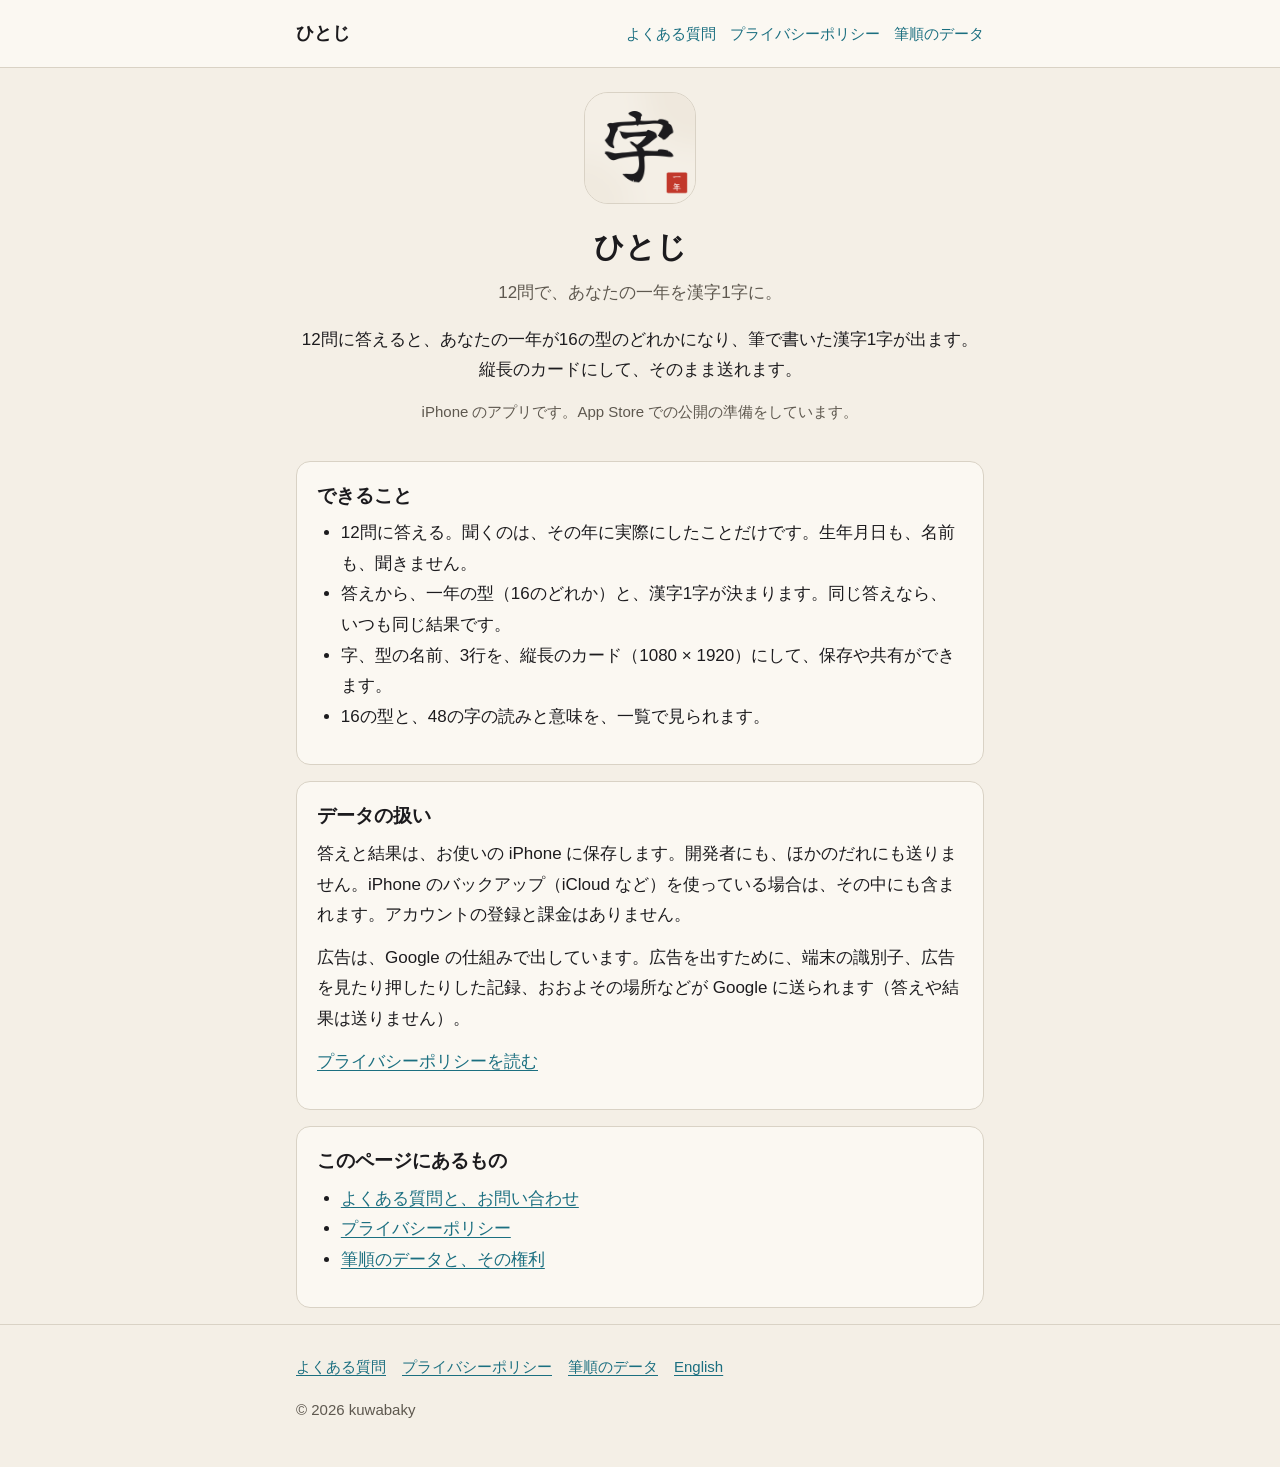
<file: index.html>
<!doctype html>
<html lang="ja">
<head>
  <meta charset="utf-8">
  <meta name="viewport" content="width=device-width, initial-scale=1">
  <title>ひとじ — 12問で、あなたの一年を漢字1字に</title>
  <meta name="description" content="12問に答えると、あなたの一年が16の型のどれかになり、筆で書いた漢字1字が出るアプリ「ひとじ」の公開ページです。">
  <meta name="theme-color" content="#f4efe6" media="(prefers-color-scheme: light)">
  <meta name="theme-color" content="#1a1917" media="(prefers-color-scheme: dark)">
  <link rel="icon" href="icon.png">
  <link rel="apple-touch-icon" href="icon.png">
  <link rel="stylesheet" href="style.css">
</head>
<body>
  <header class="site-header">
    <div class="wrap">
      <a class="brand" href="./">ひとじ</a>
      <nav class="site-nav" aria-label="サイト内">
        <a href="support.html">よくある質問</a>
        <a href="privacy.html">プライバシーポリシー</a>
        <a href="strokes.html">筆順のデータ</a>
      </nav>
    </div>
  </header>

  <main class="wrap">
    <section class="hero">
      <img class="app-icon" src="icon.png" alt="ひとじのアイコン" width="112" height="112">
      <p class="logo">ひとじ</p>
      <p class="pitch">12問で、あなたの一年を漢字1字に。</p>
      <p>12問に答えると、あなたの一年が16の型のどれかになり、筆で書いた漢字1字が出ます。縦長のカードにして、そのまま送れます。</p>
      <p class="note">iPhone のアプリです。App Store での公開の準備をしています。</p>
    </section>

    <section class="card">
      <h2>できること</h2>
      <ul>
        <li>12問に答える。聞くのは、その年に実際にしたことだけです。生年月日も、名前も、聞きません。</li>
        <li>答えから、一年の型（16のどれか）と、漢字1字が決まります。同じ答えなら、いつも同じ結果です。</li>
        <li>字、型の名前、3行を、縦長のカード（1080 × 1920）にして、保存や共有ができます。</li>
        <li>16の型と、48の字の読みと意味を、一覧で見られます。</li>
      </ul>
    </section>

    <section class="card">
      <h2>データの扱い</h2>
      <p>答えと結果は、お使いの iPhone に保存します。開発者にも、ほかのだれにも送りません。iPhone のバックアップ（iCloud など）を使っている場合は、その中にも含まれます。アカウントの登録と課金はありません。</p>
      <p>広告は、Google の仕組みで出しています。広告を出すために、端末の識別子、広告を見たり押したりした記録、おおよその場所などが Google に送られます（答えや結果は送りません）。</p>
      <p><a href="privacy.html">プライバシーポリシーを読む</a></p>
    </section>

    <section class="card">
      <h2>このページにあるもの</h2>
      <ul>
        <li><a href="support.html">よくある質問と、お問い合わせ</a></li>
        <li><a href="privacy.html">プライバシーポリシー</a></li>
        <li><a href="strokes.html">筆順のデータと、その権利</a></li>
      </ul>
    </section>
  </main>

  <footer class="site-footer">
    <div class="wrap">
      <nav aria-label="フッター">
        <a href="support.html">よくある質問</a>
        <a href="privacy.html">プライバシーポリシー</a>
        <a href="strokes.html">筆順のデータ</a>
        <a href="en/" lang="en">English</a>
      </nav>
      <p>&copy; 2026 kuwabaky</p>
    </div>
  </footer>
</body>
</html>
</file>
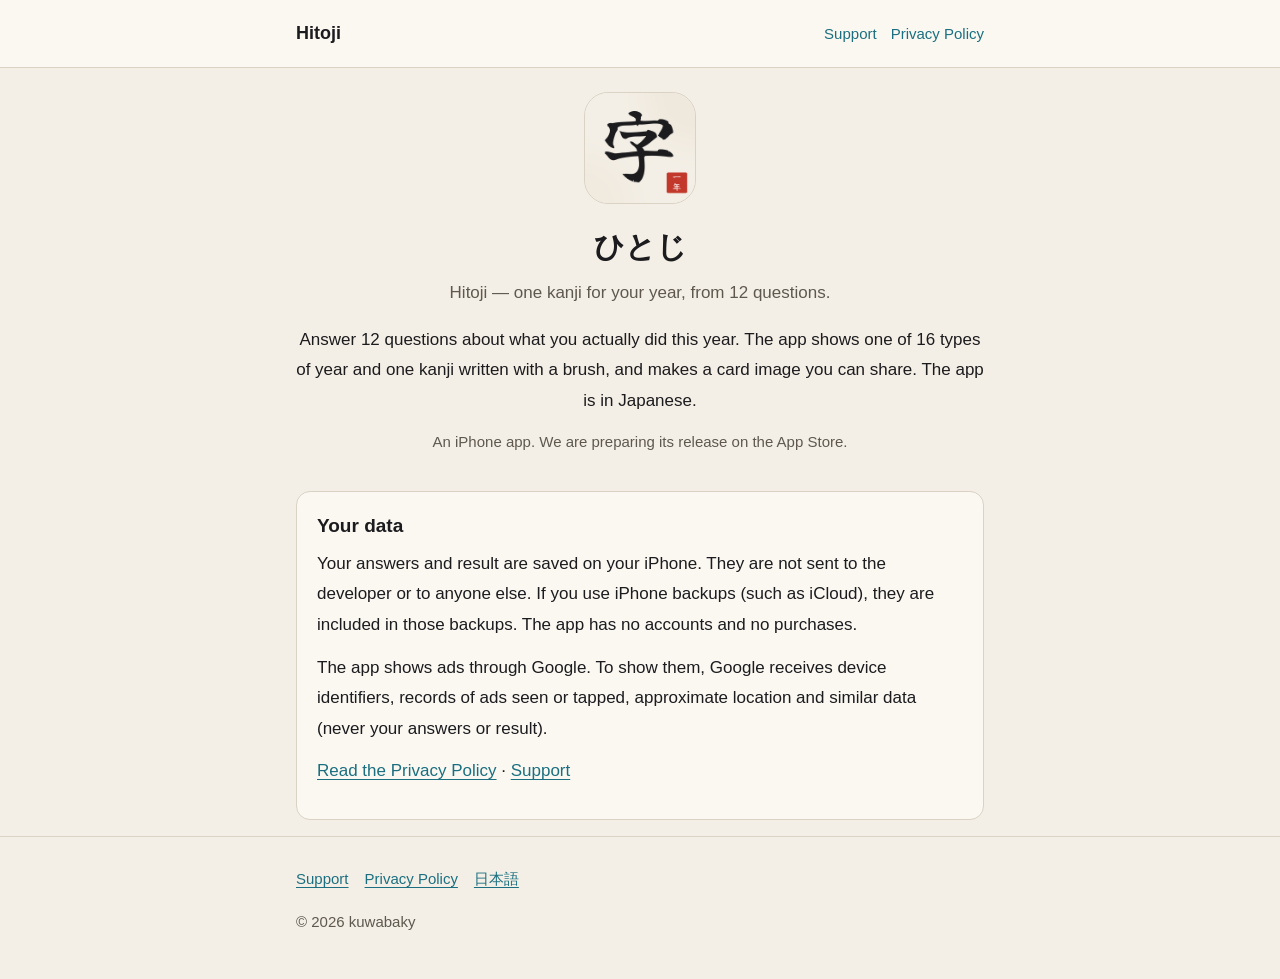
<file: en/index.html>
<!doctype html>
<html lang="en">
<head>
  <meta charset="utf-8">
  <meta name="viewport" content="width=device-width, initial-scale=1">
  <title>Hitoji — One kanji for your year</title>
  <meta name="description" content="Hitoji is an iPhone app that turns your year into one kanji character from 12 questions.">
  <meta name="theme-color" content="#f4efe6" media="(prefers-color-scheme: light)">
  <meta name="theme-color" content="#1a1917" media="(prefers-color-scheme: dark)">
  <link rel="icon" href="../icon.png">
  <link rel="apple-touch-icon" href="../icon.png">
  <link rel="stylesheet" href="../style.css">
</head>
<body>
  <header class="site-header">
    <div class="wrap">
      <a class="brand" href="./">Hitoji</a>
      <nav class="site-nav" aria-label="Site">
        <a href="support.html">Support</a>
        <a href="privacy.html">Privacy Policy</a>
      </nav>
    </div>
  </header>

  <main class="wrap">
    <section class="hero">
      <img class="app-icon" src="../icon.png" alt="App icon of Hitoji" width="112" height="112">
      <p class="logo">ひとじ</p>
      <p class="pitch">Hitoji — one kanji for your year, from 12 questions.</p>
      <p>Answer 12 questions about what you actually did this year. The app shows one of 16 types of year and one kanji written with a brush, and makes a card image you can share. The app is in Japanese.</p>
      <p class="note">An iPhone app. We are preparing its release on the App Store.</p>
    </section>

    <section class="card">
      <h2>Your data</h2>
      <p>Your answers and result are saved on your iPhone. They are not sent to the developer or to anyone else. If you use iPhone backups (such as iCloud), they are included in those backups. The app has no accounts and no purchases.</p>
      <p>The app shows ads through Google. To show them, Google receives device identifiers, records of ads seen or tapped, approximate location and similar data (never your answers or result).</p>
      <p><a href="privacy.html">Read the Privacy Policy</a> · <a href="support.html">Support</a></p>
    </section>
  </main>

  <footer class="site-footer">
    <div class="wrap">
      <nav aria-label="Footer">
        <a href="support.html">Support</a>
        <a href="privacy.html">Privacy Policy</a>
        <a href="../" lang="ja">日本語</a>
      </nav>
      <p>&copy; 2026 kuwabaky</p>
    </div>
  </footer>
</body>
</html>
</file>
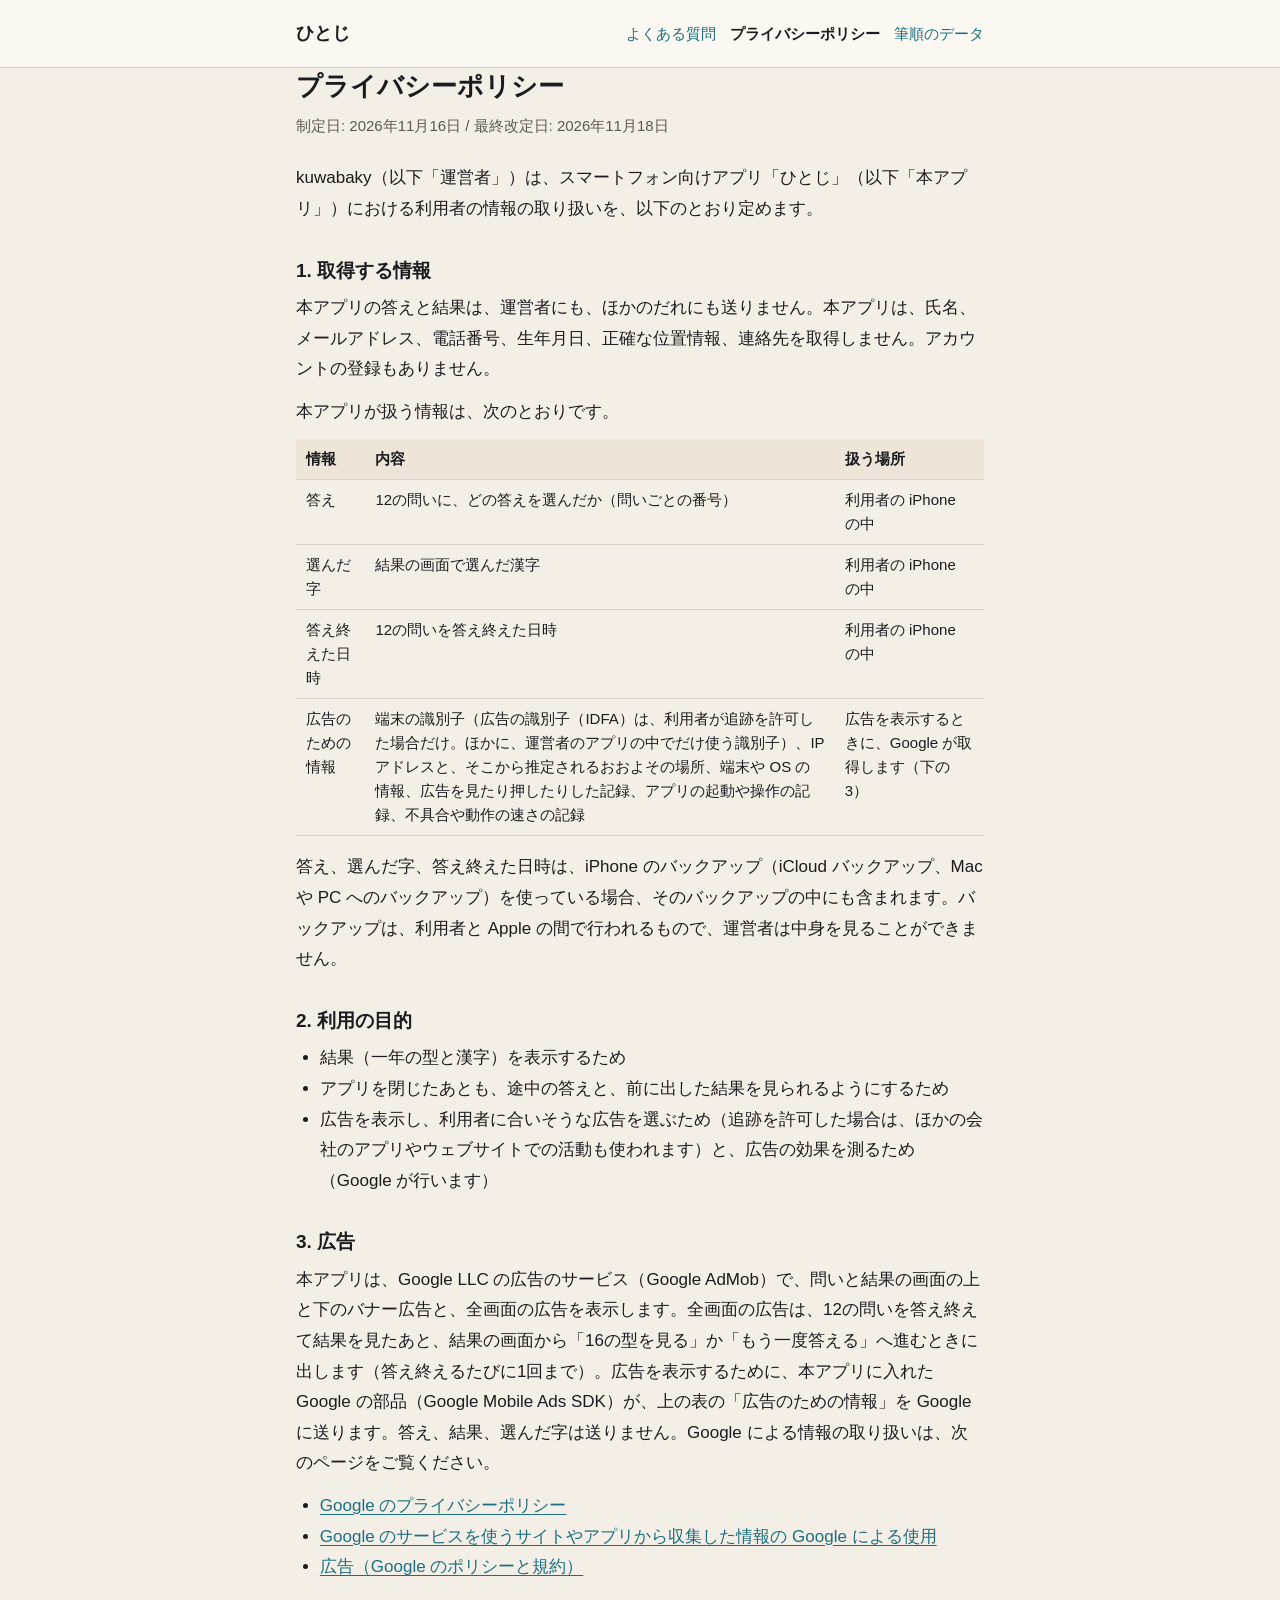
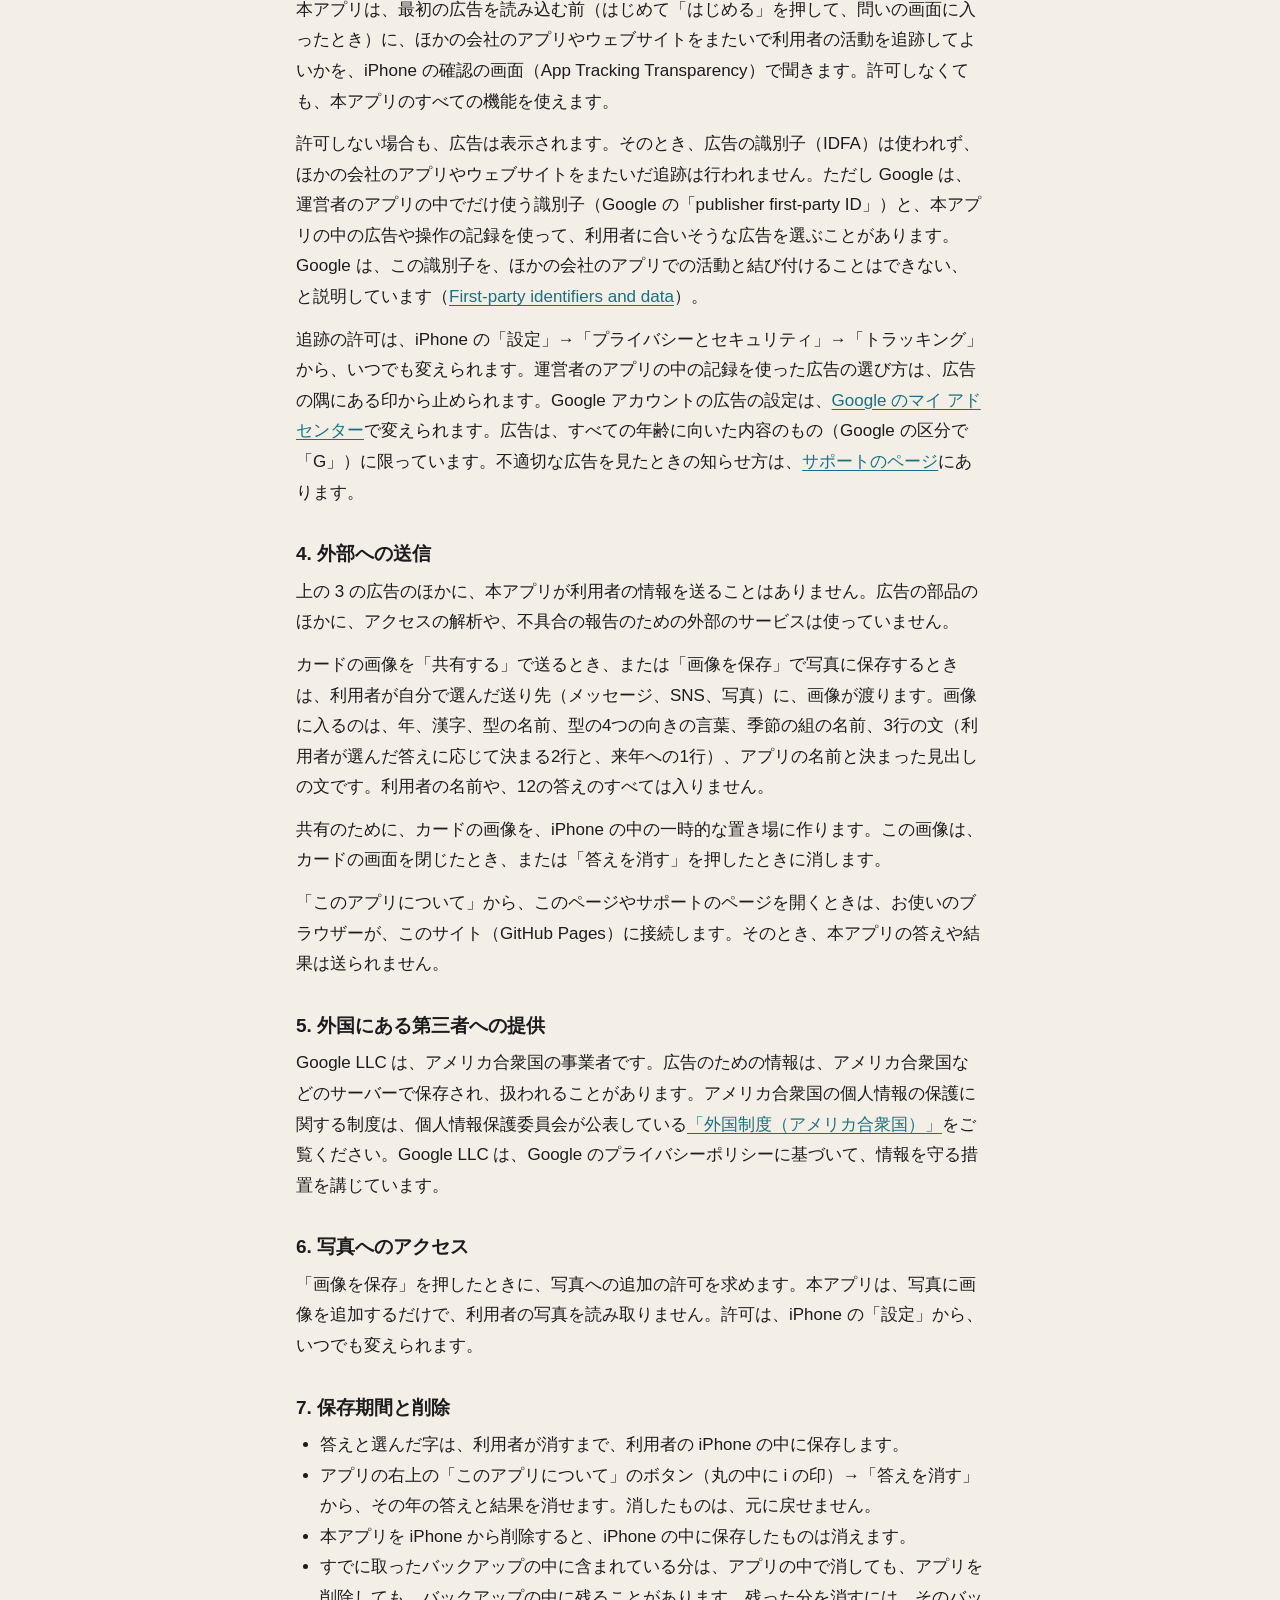
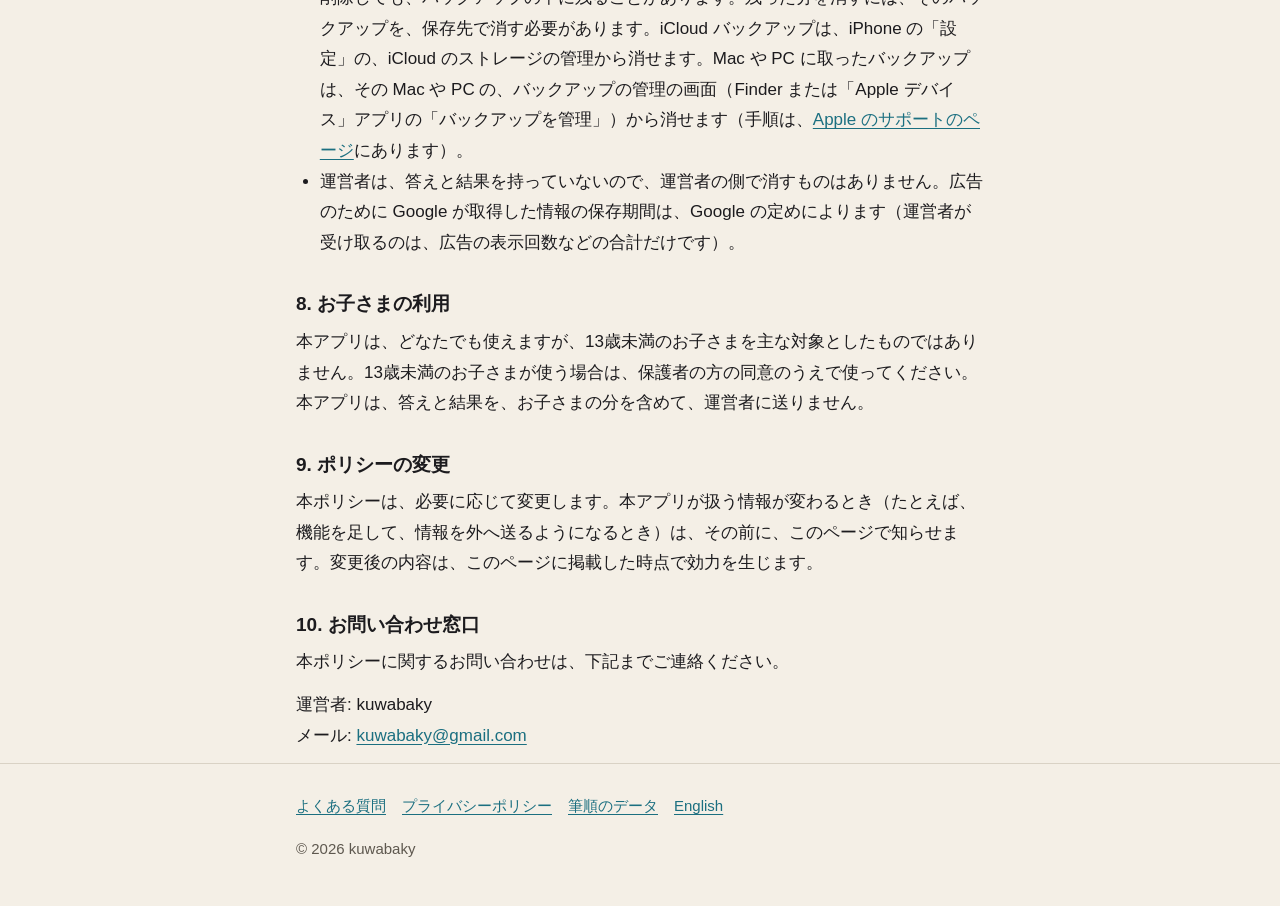
<file: privacy.html>
<!doctype html>
<html lang="ja">
<head>
  <meta charset="utf-8">
  <meta name="viewport" content="width=device-width, initial-scale=1">
  <title>プライバシーポリシー | ひとじ</title>
  <meta name="description" content="アプリ「ひとじ」のプライバシーポリシーです。答えと結果は、お使いの iPhone に保存し、開発者にも、ほかのだれにも送りません。広告は Google の仕組みで出しています。">
  <meta name="theme-color" content="#f4efe6" media="(prefers-color-scheme: light)">
  <meta name="theme-color" content="#1a1917" media="(prefers-color-scheme: dark)">
  <link rel="icon" href="icon.png">
  <link rel="apple-touch-icon" href="icon.png">
  <link rel="stylesheet" href="style.css">
</head>
<body>
  <header class="site-header">
    <div class="wrap">
      <a class="brand" href="./">ひとじ</a>
      <nav class="site-nav" aria-label="サイト内">
        <a href="support.html">よくある質問</a>
        <a href="privacy.html" aria-current="page">プライバシーポリシー</a>
        <a href="strokes.html">筆順のデータ</a>
      </nav>
    </div>
  </header>

  <main class="wrap">
    <h1>プライバシーポリシー</h1>
    <p class="meta">制定日: 2026年11月16日 / 最終改定日: 2026年11月18日</p>

    <p>kuwabaky（以下「運営者」）は、スマートフォン向けアプリ「ひとじ」（以下「本アプリ」）における利用者の情報の取り扱いを、以下のとおり定めます。</p>

    <h2>1. 取得する情報</h2>
    <p>本アプリの答えと結果は、運営者にも、ほかのだれにも送りません。本アプリは、氏名、メールアドレス、電話番号、生年月日、正確な位置情報、連絡先を取得しません。アカウントの登録もありません。</p>
    <p>本アプリが扱う情報は、次のとおりです。</p>
    <div class="table-scroll">
      <table>
        <thead><tr><th>情報</th><th>内容</th><th>扱う場所</th></tr></thead>
        <tbody>
          <tr><td>答え</td><td>12の問いに、どの答えを選んだか（問いごとの番号）</td><td>利用者の iPhone の中</td></tr>
          <tr><td>選んだ字</td><td>結果の画面で選んだ漢字</td><td>利用者の iPhone の中</td></tr>
          <tr><td>答え終えた日時</td><td>12の問いを答え終えた日時</td><td>利用者の iPhone の中</td></tr>
          <tr><td>広告のための情報</td><td>端末の識別子（広告の識別子（IDFA）は、利用者が追跡を許可した場合だけ。ほかに、運営者のアプリの中でだけ使う識別子）、IP アドレスと、そこから推定されるおおよその場所、端末や OS の情報、広告を見たり押したりした記録、アプリの起動や操作の記録、不具合や動作の速さの記録</td><td>広告を表示するときに、Google が取得します（下の 3）</td></tr>
        </tbody>
      </table>
    </div>
    <p>答え、選んだ字、答え終えた日時は、iPhone のバックアップ（iCloud バックアップ、Mac や PC へのバックアップ）を使っている場合、そのバックアップの中にも含まれます。バックアップは、利用者と Apple の間で行われるもので、運営者は中身を見ることができません。</p>

    <h2>2. 利用の目的</h2>
    <ul>
      <li>結果（一年の型と漢字）を表示するため</li>
      <li>アプリを閉じたあとも、途中の答えと、前に出した結果を見られるようにするため</li>
      <li>広告を表示し、利用者に合いそうな広告を選ぶため（追跡を許可した場合は、ほかの会社のアプリやウェブサイトでの活動も使われます）と、広告の効果を測るため（Google が行います）</li>
    </ul>

    <h2>3. 広告</h2>
    <p>本アプリは、Google LLC の広告のサービス（Google AdMob）で、問いと結果の画面の上と下のバナー広告と、全画面の広告を表示します。全画面の広告は、12の問いを答え終えて結果を見たあと、結果の画面から「16の型を見る」か「もう一度答える」へ進むときに出します（答え終えるたびに1回まで）。広告を表示するために、本アプリに入れた Google の部品（Google Mobile Ads SDK）が、上の表の「広告のための情報」を Google に送ります。答え、結果、選んだ字は送りません。Google による情報の取り扱いは、次のページをご覧ください。</p>
    <ul>
      <li><a href="https://policies.google.com/privacy">Google のプライバシーポリシー</a></li>
      <li><a href="https://policies.google.com/technologies/partner-sites">Google のサービスを使うサイトやアプリから収集した情報の Google による使用</a></li>
      <li><a href="https://policies.google.com/technologies/ads">広告（Google のポリシーと規約）</a></li>
    </ul>
    <p>本アプリは、最初の広告を読み込む前（はじめて「はじめる」を押して、問いの画面に入ったとき）に、ほかの会社のアプリやウェブサイトをまたいで利用者の活動を追跡してよいかを、iPhone の確認の画面（App Tracking Transparency）で聞きます。許可しなくても、本アプリのすべての機能を使えます。</p>
    <p>許可しない場合も、広告は表示されます。そのとき、広告の識別子（IDFA）は使われず、ほかの会社のアプリやウェブサイトをまたいだ追跡は行われません。ただし Google は、運営者のアプリの中でだけ使う識別子（Google の「publisher first-party ID」）と、本アプリの中の広告や操作の記録を使って、利用者に合いそうな広告を選ぶことがあります。Google は、この識別子を、ほかの会社のアプリでの活動と結び付けることはできない、と説明しています（<a href="https://support.google.com/admob/answer/14199649">First-party identifiers and data</a>）。</p>
    <p>追跡の許可は、iPhone の「設定」→「プライバシーとセキュリティ」→「トラッキング」から、いつでも変えられます。運営者のアプリの中の記録を使った広告の選び方は、広告の隅にある印から止められます。Google アカウントの広告の設定は、<a href="https://myadcenter.google.com/">Google のマイ アド センター</a>で変えられます。広告は、すべての年齢に向いた内容のもの（Google の区分で「G」）に限っています。不適切な広告を見たときの知らせ方は、<a href="support.html#ads">サポートのページ</a>にあります。</p>

    <h2>4. 外部への送信</h2>
    <p>上の 3 の広告のほかに、本アプリが利用者の情報を送ることはありません。広告の部品のほかに、アクセスの解析や、不具合の報告のための外部のサービスは使っていません。</p>
    <p>カードの画像を「共有する」で送るとき、または「画像を保存」で写真に保存するときは、利用者が自分で選んだ送り先（メッセージ、SNS、写真）に、画像が渡ります。画像に入るのは、年、漢字、型の名前、型の4つの向きの言葉、季節の組の名前、3行の文（利用者が選んだ答えに応じて決まる2行と、来年への1行）、アプリの名前と決まった見出しの文です。利用者の名前や、12の答えのすべては入りません。</p>
    <p>共有のために、カードの画像を、iPhone の中の一時的な置き場に作ります。この画像は、カードの画面を閉じたとき、または「答えを消す」を押したときに消します。</p>
    <p>「このアプリについて」から、このページやサポートのページを開くときは、お使いのブラウザーが、このサイト（GitHub Pages）に接続します。そのとき、本アプリの答えや結果は送られません。</p>

    <h2>5. 外国にある第三者への提供</h2>
    <p>Google LLC は、アメリカ合衆国の事業者です。広告のための情報は、アメリカ合衆国などのサーバーで保存され、扱われることがあります。アメリカ合衆国の個人情報の保護に関する制度は、個人情報保護委員会が公表している<a href="https://www.ppc.go.jp/enforcement/infoprovision/laws/offshore_report_america/">「外国制度（アメリカ合衆国）」</a>をご覧ください。Google LLC は、Google のプライバシーポリシーに基づいて、情報を守る措置を講じています。</p>

    <h2>6. 写真へのアクセス</h2>
    <p>「画像を保存」を押したときに、写真への追加の許可を求めます。本アプリは、写真に画像を追加するだけで、利用者の写真を読み取りません。許可は、iPhone の「設定」から、いつでも変えられます。</p>

    <h2>7. 保存期間と削除</h2>
    <ul>
      <li>答えと選んだ字は、利用者が消すまで、利用者の iPhone の中に保存します。</li>
      <li>アプリの右上の「このアプリについて」のボタン（丸の中に i の印）→「答えを消す」から、その年の答えと結果を消せます。消したものは、元に戻せません。</li>
      <li>本アプリを iPhone から削除すると、iPhone の中に保存したものは消えます。</li>
      <li>すでに取ったバックアップの中に含まれている分は、アプリの中で消しても、アプリを削除しても、バックアップの中に残ることがあります。残った分を消すには、そのバックアップを、保存先で消す必要があります。iCloud バックアップは、iPhone の「設定」の、iCloud のストレージの管理から消せます。Mac や PC に取ったバックアップは、その Mac や PC の、バックアップの管理の画面（Finder または「Apple デバイス」アプリの「バックアップを管理」）から消せます（手順は、<a href="https://support.apple.com/108809">Apple のサポートのページ</a>にあります）。</li>
      <li>運営者は、答えと結果を持っていないので、運営者の側で消すものはありません。広告のために Google が取得した情報の保存期間は、Google の定めによります（運営者が受け取るのは、広告の表示回数などの合計だけです）。</li>
    </ul>

    <h2>8. お子さまの利用</h2>
    <p>本アプリは、どなたでも使えますが、13歳未満のお子さまを主な対象としたものではありません。13歳未満のお子さまが使う場合は、保護者の方の同意のうえで使ってください。本アプリは、答えと結果を、お子さまの分を含めて、運営者に送りません。</p>

    <h2>9. ポリシーの変更</h2>
    <p>本ポリシーは、必要に応じて変更します。本アプリが扱う情報が変わるとき（たとえば、機能を足して、情報を外へ送るようになるとき）は、その前に、このページで知らせます。変更後の内容は、このページに掲載した時点で効力を生じます。</p>

    <h2>10. お問い合わせ窓口</h2>
    <p>本ポリシーに関するお問い合わせは、下記までご連絡ください。</p>
    <p>運営者: kuwabaky<br>メール: <a href="mailto:kuwabaky@gmail.com">kuwabaky@gmail.com</a></p>
  </main>

  <footer class="site-footer">
    <div class="wrap">
      <nav aria-label="フッター">
        <a href="support.html">よくある質問</a>
        <a href="privacy.html">プライバシーポリシー</a>
        <a href="strokes.html">筆順のデータ</a>
        <a href="en/privacy.html" lang="en">English</a>
      </nav>
      <p>&copy; 2026 kuwabaky</p>
    </div>
  </footer>
</body>
</html>
</file>
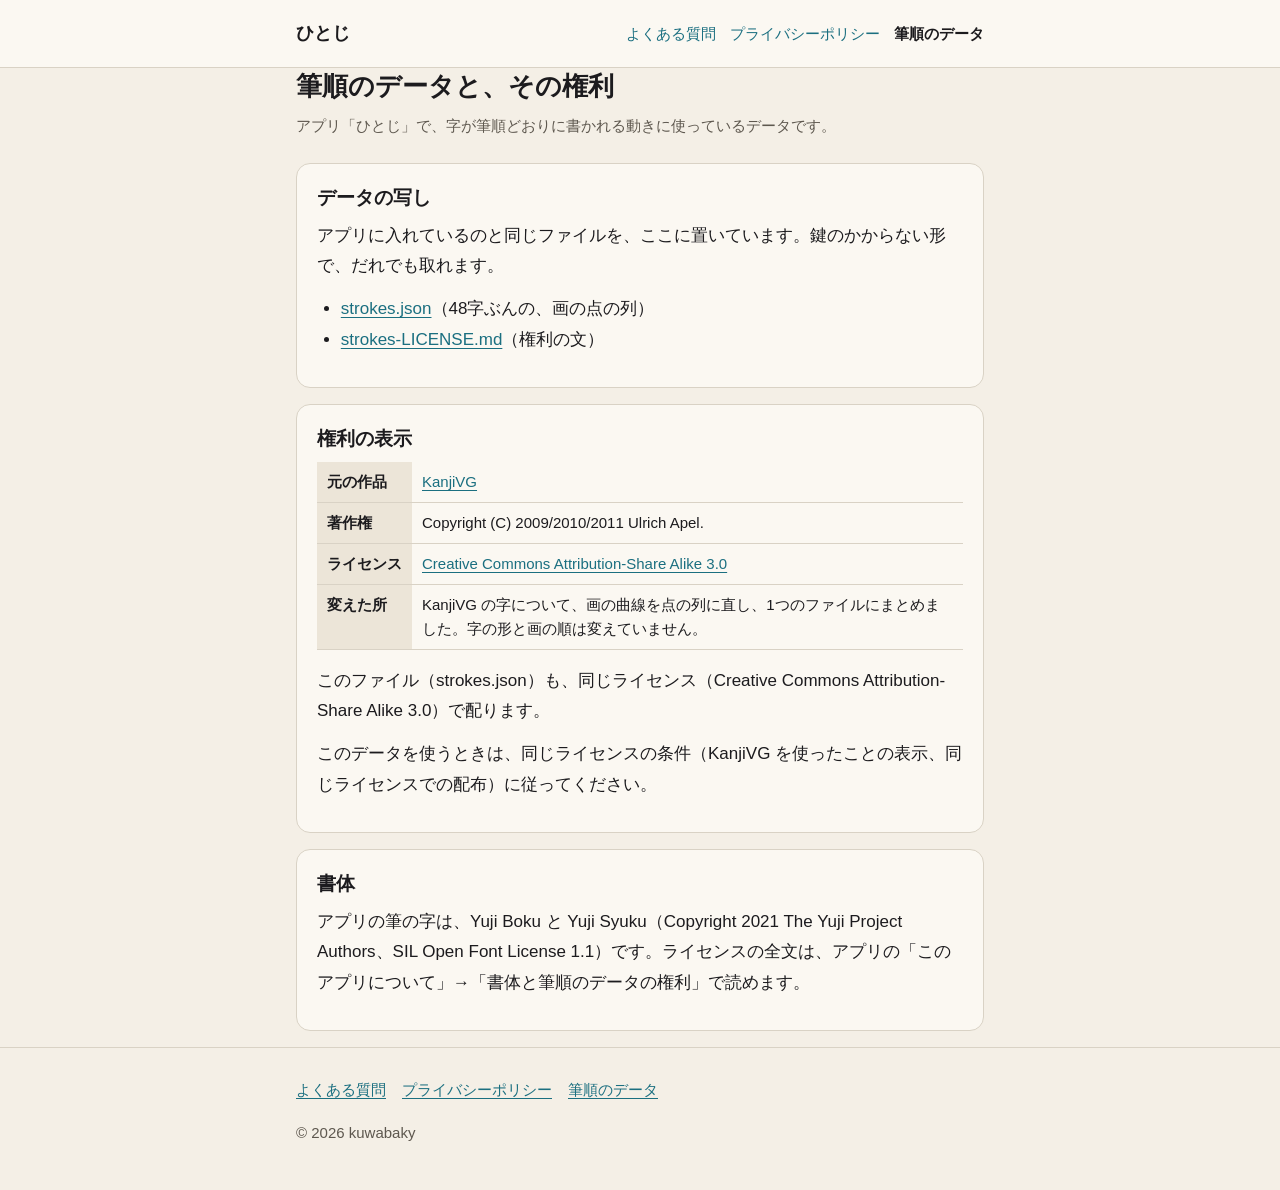
<file: strokes.html>
<!doctype html>
<html lang="ja">
<head>
  <meta charset="utf-8">
  <meta name="viewport" content="width=device-width, initial-scale=1">
  <title>筆順のデータと、その権利 | ひとじ</title>
  <meta name="description" content="アプリ「ひとじ」が使う筆順のデータ（KanjiVG から作ったもの）の権利の表示と、データの写しの置き場です。">
  <meta name="theme-color" content="#f4efe6" media="(prefers-color-scheme: light)">
  <meta name="theme-color" content="#1a1917" media="(prefers-color-scheme: dark)">
  <link rel="icon" href="icon.png">
  <link rel="apple-touch-icon" href="icon.png">
  <link rel="stylesheet" href="style.css">
</head>
<body>
  <header class="site-header">
    <div class="wrap">
      <a class="brand" href="./">ひとじ</a>
      <nav class="site-nav" aria-label="サイト内">
        <a href="support.html">よくある質問</a>
        <a href="privacy.html">プライバシーポリシー</a>
        <a href="strokes.html" aria-current="page">筆順のデータ</a>
      </nav>
    </div>
  </header>

  <main class="wrap">
    <h1>筆順のデータと、その権利</h1>
    <p class="meta">アプリ「ひとじ」で、字が筆順どおりに書かれる動きに使っているデータです。</p>

    <section class="card">
      <h2>データの写し</h2>
      <p>アプリに入れているのと同じファイルを、ここに置いています。鍵のかからない形で、だれでも取れます。</p>
      <ul>
        <li><a href="strokes.json" download>strokes.json</a>（48字ぶんの、画の点の列）</li>
        <li><a href="strokes-LICENSE.md">strokes-LICENSE.md</a>（権利の文）</li>
      </ul>
    </section>

    <section class="card">
      <h2>権利の表示</h2>
      <div class="table-scroll">
        <table>
          <tbody>
            <tr><th>元の作品</th><td><a href="https://kanjivg.tagaini.net">KanjiVG</a></td></tr>
            <tr><th>著作権</th><td>Copyright (C) 2009/2010/2011 Ulrich Apel.</td></tr>
            <tr><th>ライセンス</th><td><a href="https://creativecommons.org/licenses/by-sa/3.0/">Creative Commons Attribution-Share Alike 3.0</a></td></tr>
            <tr><th>変えた所</th><td>KanjiVG の字について、画の曲線を点の列に直し、1つのファイルにまとめました。字の形と画の順は変えていません。</td></tr>
          </tbody>
        </table>
      </div>
      <p>このファイル（strokes.json）も、同じライセンス（Creative Commons Attribution-Share Alike 3.0）で配ります。</p>
      <p>このデータを使うときは、同じライセンスの条件（KanjiVG を使ったことの表示、同じライセンスでの配布）に従ってください。</p>
    </section>

    <section class="card">
      <h2>書体</h2>
      <p>アプリの筆の字は、Yuji Boku と Yuji Syuku（Copyright 2021 The Yuji Project Authors、SIL Open Font License 1.1）です。ライセンスの全文は、アプリの「このアプリについて」→「書体と筆順のデータの権利」で読めます。</p>
    </section>
  </main>

  <footer class="site-footer">
    <div class="wrap">
      <nav aria-label="フッター">
        <a href="support.html">よくある質問</a>
        <a href="privacy.html">プライバシーポリシー</a>
        <a href="strokes.html">筆順のデータ</a>
        
      </nav>
      <p>&copy; 2026 kuwabaky</p>
    </div>
  </footer>
</body>
</html>
</file>
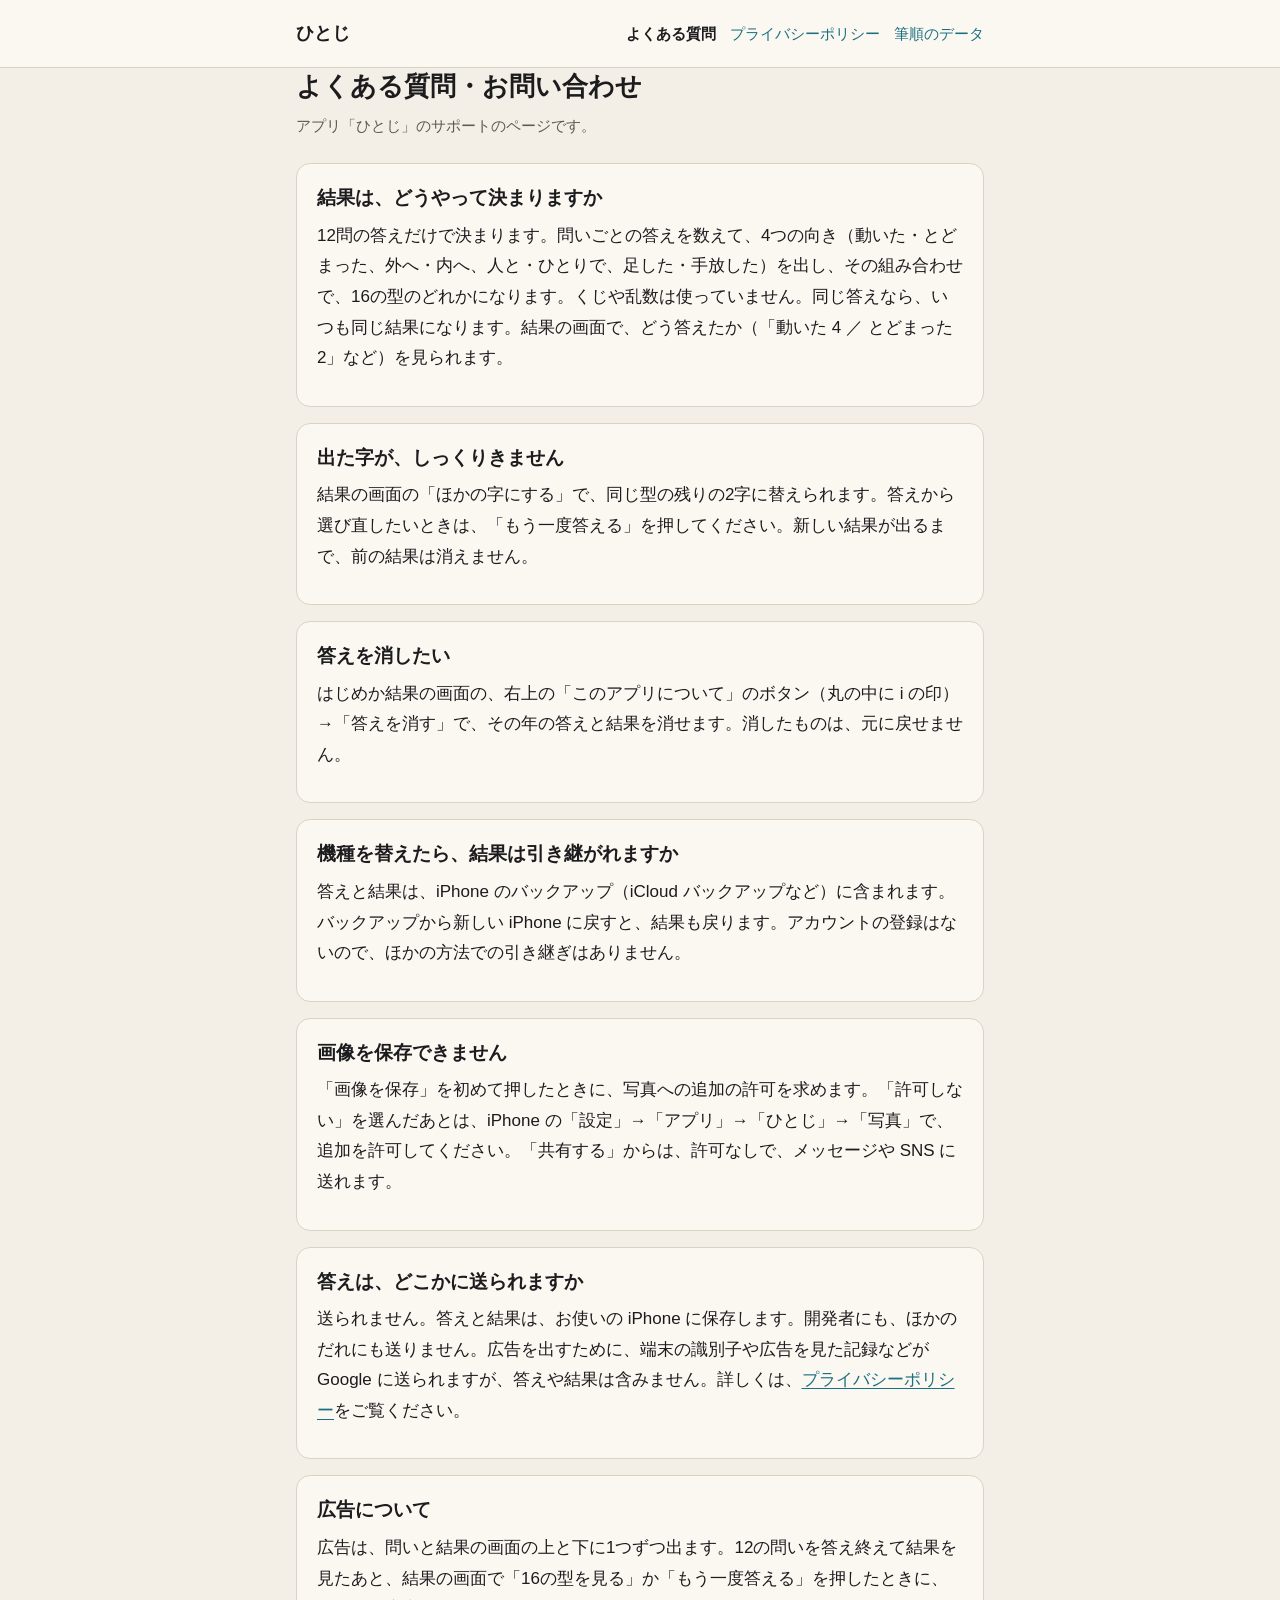
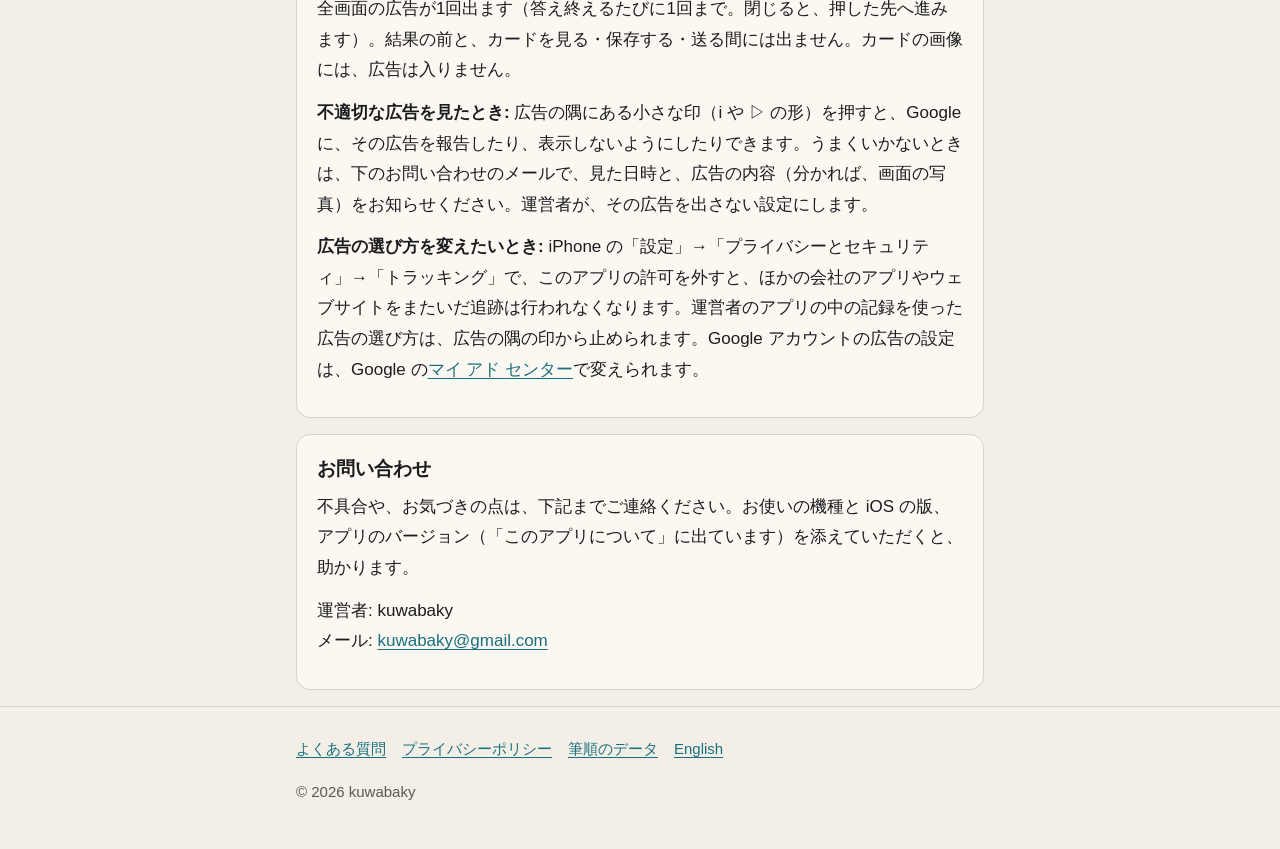
<file: support.html>
<!doctype html>
<html lang="ja">
<head>
  <meta charset="utf-8">
  <meta name="viewport" content="width=device-width, initial-scale=1">
  <title>よくある質問・お問い合わせ | ひとじ</title>
  <meta name="description" content="アプリ「ひとじ」のよくある質問と、お問い合わせ先です。">
  <meta name="theme-color" content="#f4efe6" media="(prefers-color-scheme: light)">
  <meta name="theme-color" content="#1a1917" media="(prefers-color-scheme: dark)">
  <link rel="icon" href="icon.png">
  <link rel="apple-touch-icon" href="icon.png">
  <link rel="stylesheet" href="style.css">
</head>
<body>
  <header class="site-header">
    <div class="wrap">
      <a class="brand" href="./">ひとじ</a>
      <nav class="site-nav" aria-label="サイト内">
        <a href="support.html" aria-current="page">よくある質問</a>
        <a href="privacy.html">プライバシーポリシー</a>
        <a href="strokes.html">筆順のデータ</a>
      </nav>
    </div>
  </header>

  <main class="wrap">
    <h1>よくある質問・お問い合わせ</h1>
    <p class="meta">アプリ「ひとじ」のサポートのページです。</p>

    <section class="card">
      <h2>結果は、どうやって決まりますか</h2>
      <p>12問の答えだけで決まります。問いごとの答えを数えて、4つの向き（動いた・とどまった、外へ・内へ、人と・ひとりで、足した・手放した）を出し、その組み合わせで、16の型のどれかになります。くじや乱数は使っていません。同じ答えなら、いつも同じ結果になります。結果の画面で、どう答えたか（「動いた 4 ／ とどまった 2」など）を見られます。</p>
    </section>

    <section class="card">
      <h2>出た字が、しっくりきません</h2>
      <p>結果の画面の「ほかの字にする」で、同じ型の残りの2字に替えられます。答えから選び直したいときは、「もう一度答える」を押してください。新しい結果が出るまで、前の結果は消えません。</p>
    </section>

    <section class="card">
      <h2>答えを消したい</h2>
      <p>はじめか結果の画面の、右上の「このアプリについて」のボタン（丸の中に i の印）→「答えを消す」で、その年の答えと結果を消せます。消したものは、元に戻せません。</p>
    </section>

    <section class="card">
      <h2>機種を替えたら、結果は引き継がれますか</h2>
      <p>答えと結果は、iPhone のバックアップ（iCloud バックアップなど）に含まれます。バックアップから新しい iPhone に戻すと、結果も戻ります。アカウントの登録はないので、ほかの方法での引き継ぎはありません。</p>
    </section>

    <section class="card">
      <h2>画像を保存できません</h2>
      <p>「画像を保存」を初めて押したときに、写真への追加の許可を求めます。「許可しない」を選んだあとは、iPhone の「設定」→「アプリ」→「ひとじ」→「写真」で、追加を許可してください。「共有する」からは、許可なしで、メッセージや SNS に送れます。</p>
    </section>

    <section class="card">
      <h2>答えは、どこかに送られますか</h2>
      <p>送られません。答えと結果は、お使いの iPhone に保存します。開発者にも、ほかのだれにも送りません。広告を出すために、端末の識別子や広告を見た記録などが Google に送られますが、答えや結果は含みません。詳しくは、<a href="privacy.html">プライバシーポリシー</a>をご覧ください。</p>
    </section>

    <section class="card" id="ads">
      <h2>広告について</h2>
      <p>広告は、問いと結果の画面の上と下に1つずつ出ます。12の問いを答え終えて結果を見たあと、結果の画面で「16の型を見る」か「もう一度答える」を押したときに、全画面の広告が1回出ます（答え終えるたびに1回まで。閉じると、押した先へ進みます）。結果の前と、カードを見る・保存する・送る間には出ません。カードの画像には、広告は入りません。</p>
      <p><strong>不適切な広告を見たとき:</strong> 広告の隅にある小さな印（i や ▷ の形）を押すと、Google に、その広告を報告したり、表示しないようにしたりできます。うまくいかないときは、下のお問い合わせのメールで、見た日時と、広告の内容（分かれば、画面の写真）をお知らせください。運営者が、その広告を出さない設定にします。</p>
      <p><strong>広告の選び方を変えたいとき:</strong> iPhone の「設定」→「プライバシーとセキュリティ」→「トラッキング」で、このアプリの許可を外すと、ほかの会社のアプリやウェブサイトをまたいだ追跡は行われなくなります。運営者のアプリの中の記録を使った広告の選び方は、広告の隅の印から止められます。Google アカウントの広告の設定は、Google の<a href="https://myadcenter.google.com/">マイ アド センター</a>で変えられます。</p>
    </section>

    <section class="card">
      <h2>お問い合わせ</h2>
      <p>不具合や、お気づきの点は、下記までご連絡ください。お使いの機種と iOS の版、アプリのバージョン（「このアプリについて」に出ています）を添えていただくと、助かります。</p>
      <p>運営者: kuwabaky<br>メール: <a href="mailto:kuwabaky@gmail.com">kuwabaky@gmail.com</a></p>
    </section>
  </main>

  <footer class="site-footer">
    <div class="wrap">
      <nav aria-label="フッター">
        <a href="support.html">よくある質問</a>
        <a href="privacy.html">プライバシーポリシー</a>
        <a href="strokes.html">筆順のデータ</a>
        <a href="en/support.html" lang="en">English</a>
      </nav>
      <p>&copy; 2026 kuwabaky</p>
    </div>
  </footer>
</body>
</html>
</file>
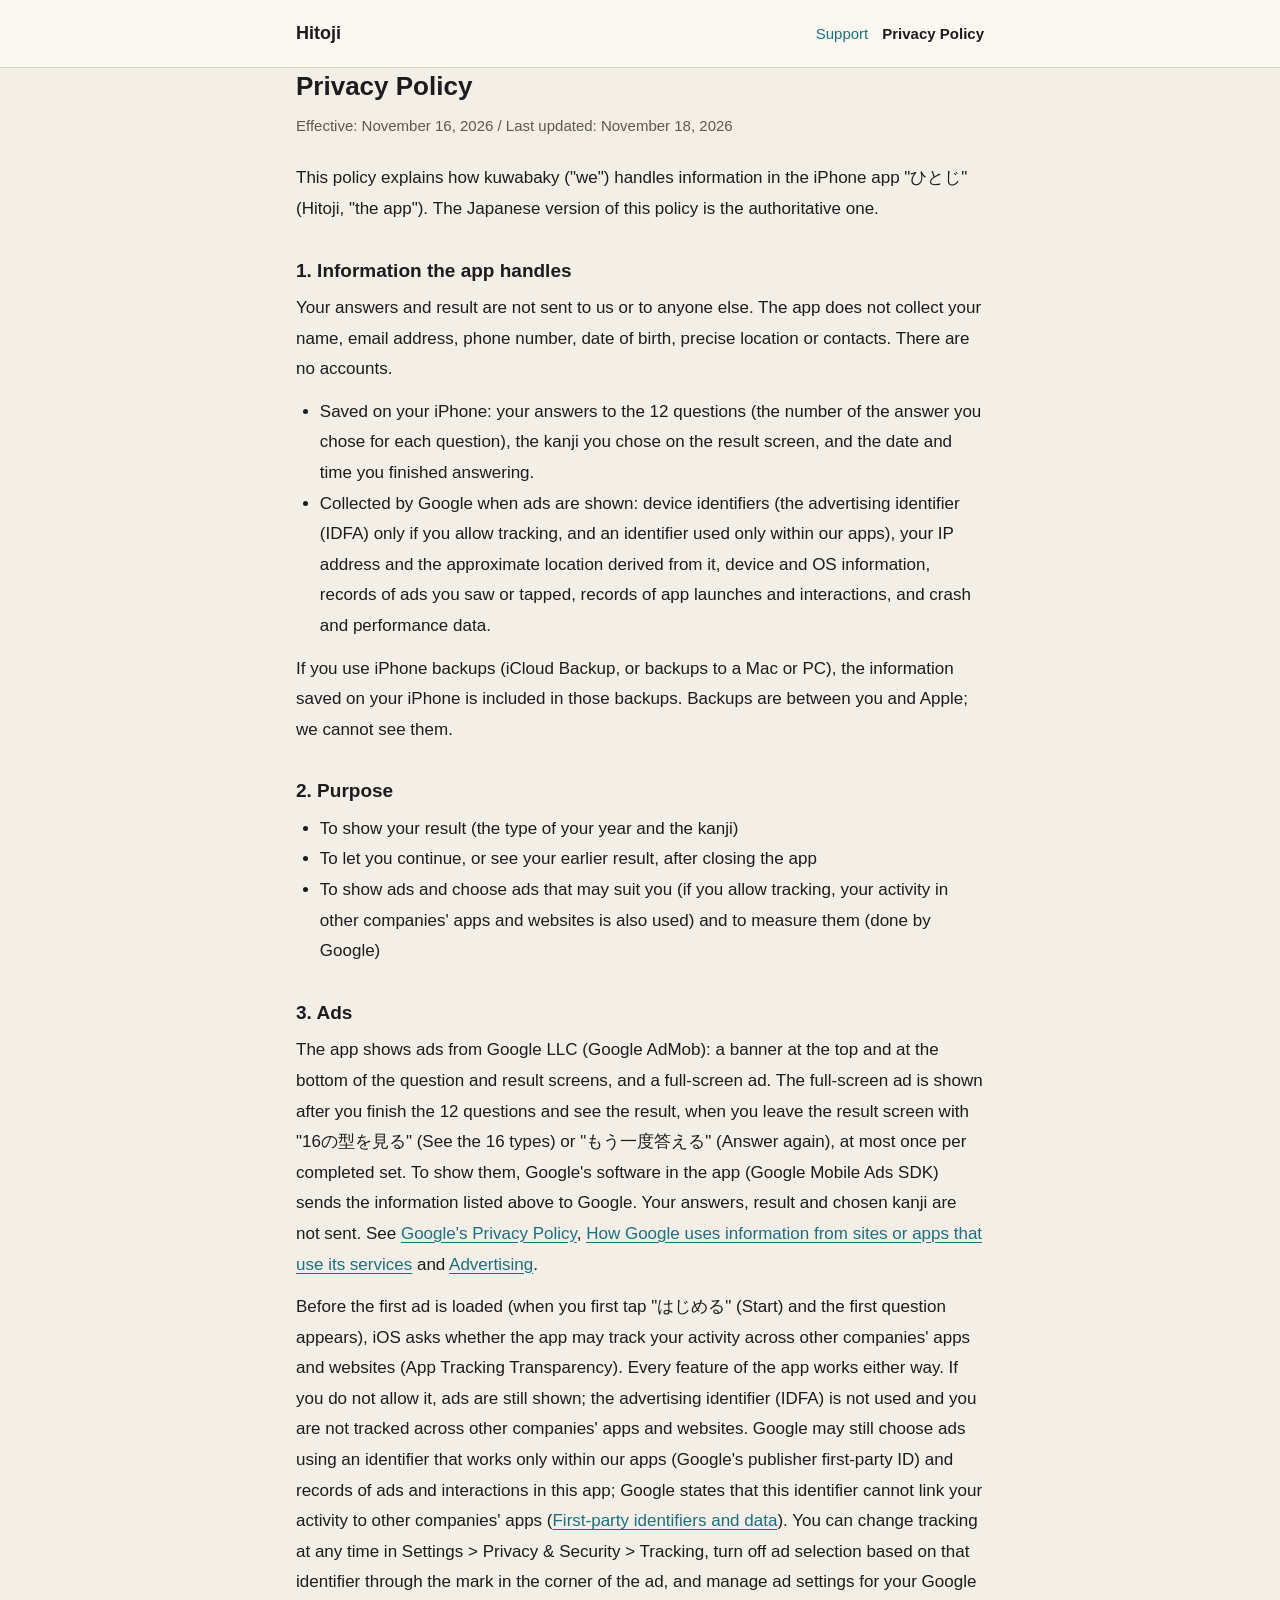
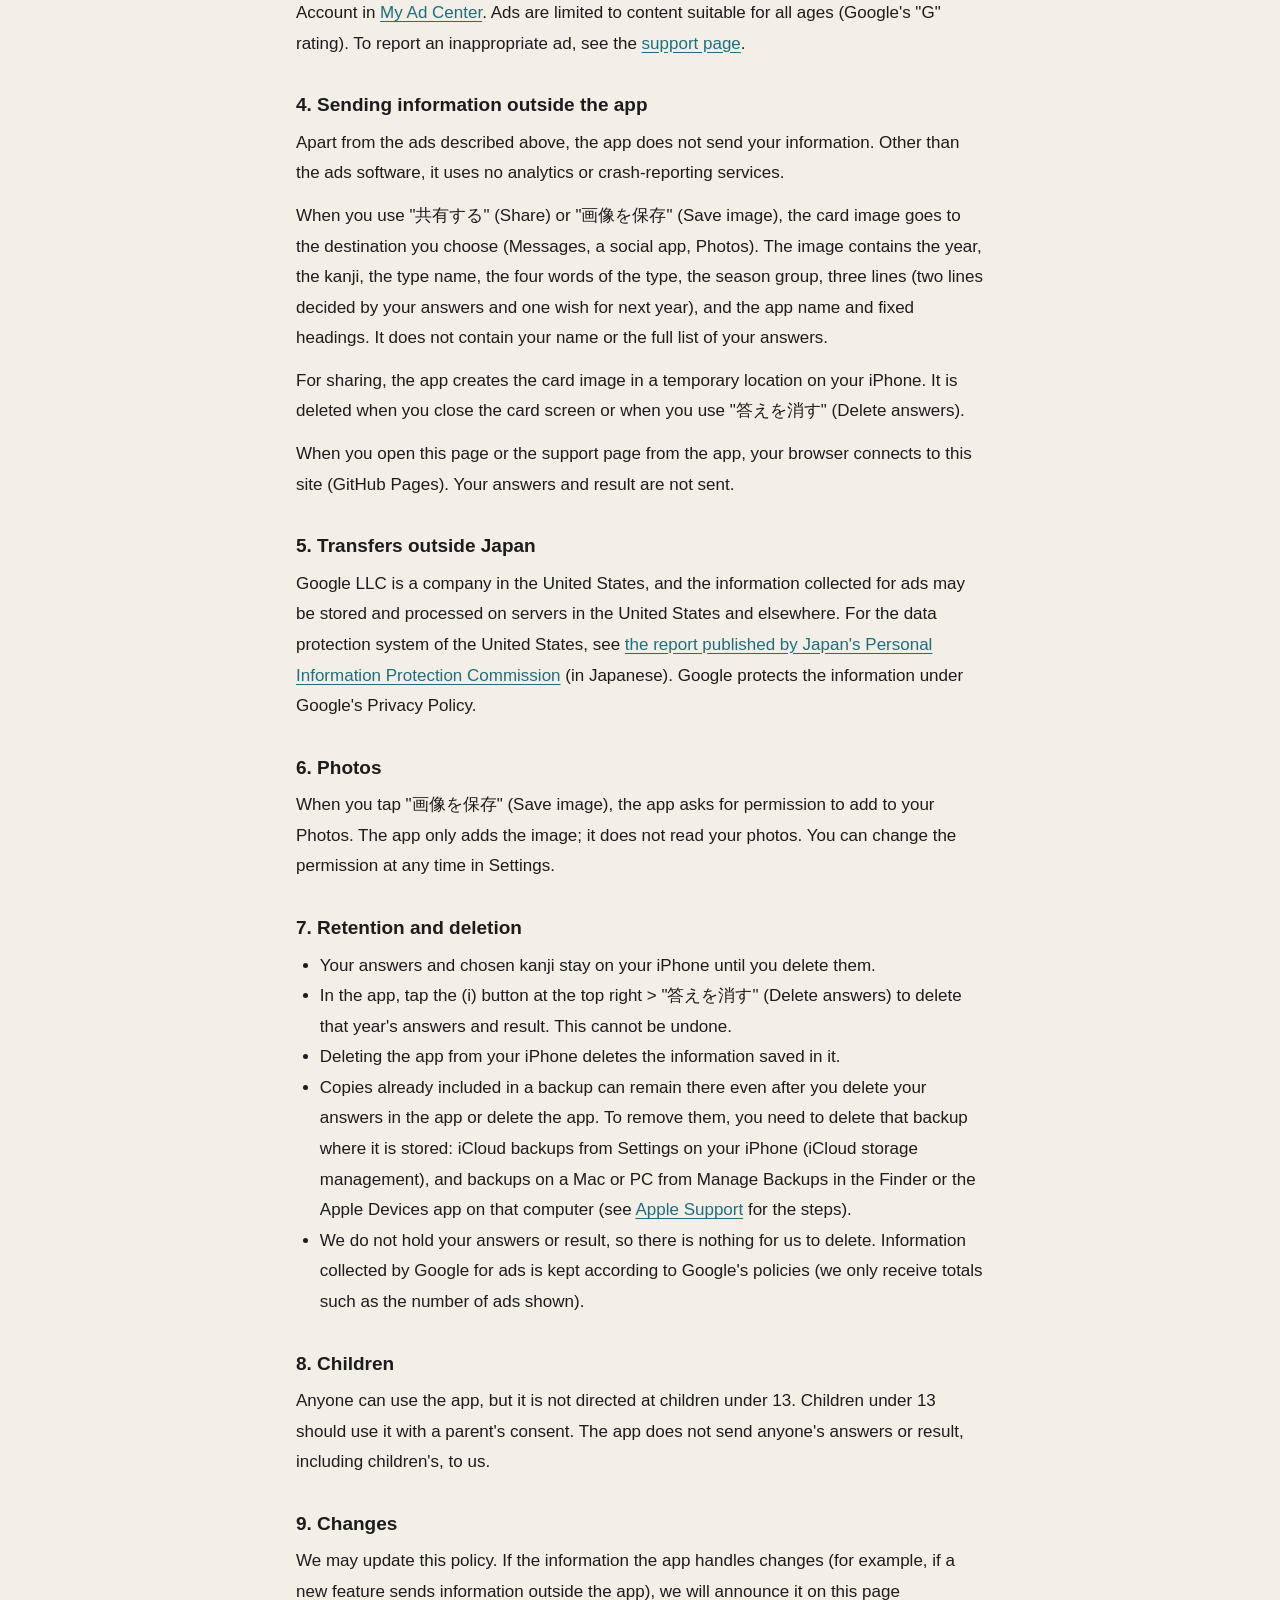
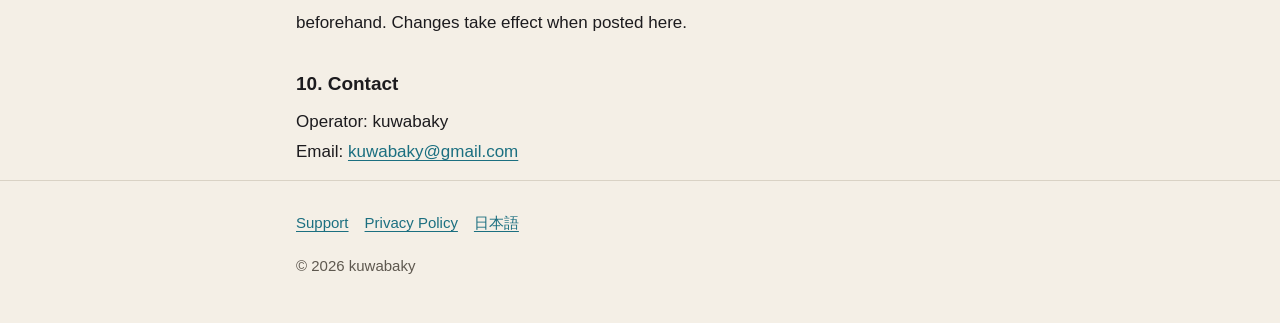
<file: en/privacy.html>
<!doctype html>
<html lang="en">
<head>
  <meta charset="utf-8">
  <meta name="viewport" content="width=device-width, initial-scale=1">
  <title>Privacy Policy | Hitoji</title>
  <meta name="description" content="Privacy Policy of the iPhone app Hitoji. Your answers and result stay on your iPhone and are not sent to the developer or anyone else. Ads are shown through Google.">
  <meta name="theme-color" content="#f4efe6" media="(prefers-color-scheme: light)">
  <meta name="theme-color" content="#1a1917" media="(prefers-color-scheme: dark)">
  <link rel="icon" href="../icon.png">
  <link rel="apple-touch-icon" href="../icon.png">
  <link rel="stylesheet" href="../style.css">
</head>
<body>
  <header class="site-header">
    <div class="wrap">
      <a class="brand" href="./">Hitoji</a>
      <nav class="site-nav" aria-label="Site">
        <a href="support.html">Support</a>
        <a href="privacy.html" aria-current="page">Privacy Policy</a>
      </nav>
    </div>
  </header>

  <main class="wrap">
    <h1>Privacy Policy</h1>
    <p class="meta">Effective: November 16, 2026 / Last updated: November 18, 2026</p>

    <p>This policy explains how kuwabaky ("we") handles information in the iPhone app "ひとじ" (Hitoji, "the app"). The Japanese version of this policy is the authoritative one.</p>

    <h2>1. Information the app handles</h2>
    <p>Your answers and result are not sent to us or to anyone else. The app does not collect your name, email address, phone number, date of birth, precise location or contacts. There are no accounts.</p>
    <ul>
      <li>Saved on your iPhone: your answers to the 12 questions (the number of the answer you chose for each question), the kanji you chose on the result screen, and the date and time you finished answering.</li>
      <li>Collected by Google when ads are shown: device identifiers (the advertising identifier (IDFA) only if you allow tracking, and an identifier used only within our apps), your IP address and the approximate location derived from it, device and OS information, records of ads you saw or tapped, records of app launches and interactions, and crash and performance data.</li>
    </ul>
    <p>If you use iPhone backups (iCloud Backup, or backups to a Mac or PC), the information saved on your iPhone is included in those backups. Backups are between you and Apple; we cannot see them.</p>

    <h2>2. Purpose</h2>
    <ul>
      <li>To show your result (the type of your year and the kanji)</li>
      <li>To let you continue, or see your earlier result, after closing the app</li>
      <li>To show ads and choose ads that may suit you (if you allow tracking, your activity in other companies' apps and websites is also used) and to measure them (done by Google)</li>
    </ul>

    <h2>3. Ads</h2>
    <p>The app shows ads from Google LLC (Google AdMob): a banner at the top and at the bottom of the question and result screens, and a full-screen ad. The full-screen ad is shown after you finish the 12 questions and see the result, when you leave the result screen with "16の型を見る" (See the 16 types) or "もう一度答える" (Answer again), at most once per completed set. To show them, Google's software in the app (Google Mobile Ads SDK) sends the information listed above to Google. Your answers, result and chosen kanji are not sent. See <a href="https://policies.google.com/privacy">Google's Privacy Policy</a>, <a href="https://policies.google.com/technologies/partner-sites">How Google uses information from sites or apps that use its services</a> and <a href="https://policies.google.com/technologies/ads">Advertising</a>.</p>
    <p>Before the first ad is loaded (when you first tap "はじめる" (Start) and the first question appears), iOS asks whether the app may track your activity across other companies' apps and websites (App Tracking Transparency). Every feature of the app works either way. If you do not allow it, ads are still shown; the advertising identifier (IDFA) is not used and you are not tracked across other companies' apps and websites. Google may still choose ads using an identifier that works only within our apps (Google's publisher first-party ID) and records of ads and interactions in this app; Google states that this identifier cannot link your activity to other companies' apps (<a href="https://support.google.com/admob/answer/14199649">First-party identifiers and data</a>). You can change tracking at any time in Settings &gt; Privacy &amp; Security &gt; Tracking, turn off ad selection based on that identifier through the mark in the corner of the ad, and manage ad settings for your Google Account in <a href="https://myadcenter.google.com/">My Ad Center</a>. Ads are limited to content suitable for all ages (Google's "G" rating). To report an inappropriate ad, see the <a href="support.html#ads">support page</a>.</p>

    <h2>4. Sending information outside the app</h2>
    <p>Apart from the ads described above, the app does not send your information. Other than the ads software, it uses no analytics or crash-reporting services.</p>
    <p>When you use "共有する" (Share) or "画像を保存" (Save image), the card image goes to the destination you choose (Messages, a social app, Photos). The image contains the year, the kanji, the type name, the four words of the type, the season group, three lines (two lines decided by your answers and one wish for next year), and the app name and fixed headings. It does not contain your name or the full list of your answers.</p>
    <p>For sharing, the app creates the card image in a temporary location on your iPhone. It is deleted when you close the card screen or when you use "答えを消す" (Delete answers).</p>
    <p>When you open this page or the support page from the app, your browser connects to this site (GitHub Pages). Your answers and result are not sent.</p>

    <h2>5. Transfers outside Japan</h2>
    <p>Google LLC is a company in the United States, and the information collected for ads may be stored and processed on servers in the United States and elsewhere. For the data protection system of the United States, see <a href="https://www.ppc.go.jp/enforcement/infoprovision/laws/offshore_report_america/">the report published by Japan's Personal Information Protection Commission</a> (in Japanese). Google protects the information under Google's Privacy Policy.</p>

    <h2>6. Photos</h2>
    <p>When you tap "画像を保存" (Save image), the app asks for permission to add to your Photos. The app only adds the image; it does not read your photos. You can change the permission at any time in Settings.</p>

    <h2>7. Retention and deletion</h2>
    <ul>
      <li>Your answers and chosen kanji stay on your iPhone until you delete them.</li>
      <li>In the app, tap the (i) button at the top right &gt; "答えを消す" (Delete answers) to delete that year's answers and result. This cannot be undone.</li>
      <li>Deleting the app from your iPhone deletes the information saved in it.</li>
      <li>Copies already included in a backup can remain there even after you delete your answers in the app or delete the app. To remove them, you need to delete that backup where it is stored: iCloud backups from Settings on your iPhone (iCloud storage management), and backups on a Mac or PC from Manage Backups in the Finder or the Apple Devices app on that computer (see <a href="https://support.apple.com/108809">Apple Support</a> for the steps).</li>
      <li>We do not hold your answers or result, so there is nothing for us to delete. Information collected by Google for ads is kept according to Google's policies (we only receive totals such as the number of ads shown).</li>
    </ul>

    <h2>8. Children</h2>
    <p>Anyone can use the app, but it is not directed at children under 13. Children under 13 should use it with a parent's consent. The app does not send anyone's answers or result, including children's, to us.</p>

    <h2>9. Changes</h2>
    <p>We may update this policy. If the information the app handles changes (for example, if a new feature sends information outside the app), we will announce it on this page beforehand. Changes take effect when posted here.</p>

    <h2>10. Contact</h2>
    <p>Operator: kuwabaky<br>Email: <a href="mailto:kuwabaky@gmail.com">kuwabaky@gmail.com</a></p>
  </main>

  <footer class="site-footer">
    <div class="wrap">
      <nav aria-label="Footer">
        <a href="support.html">Support</a>
        <a href="privacy.html">Privacy Policy</a>
        <a href="../privacy.html" lang="ja">日本語</a>
      </nav>
      <p>&copy; 2026 kuwabaky</p>
    </div>
  </footer>
</body>
</html>
</file>
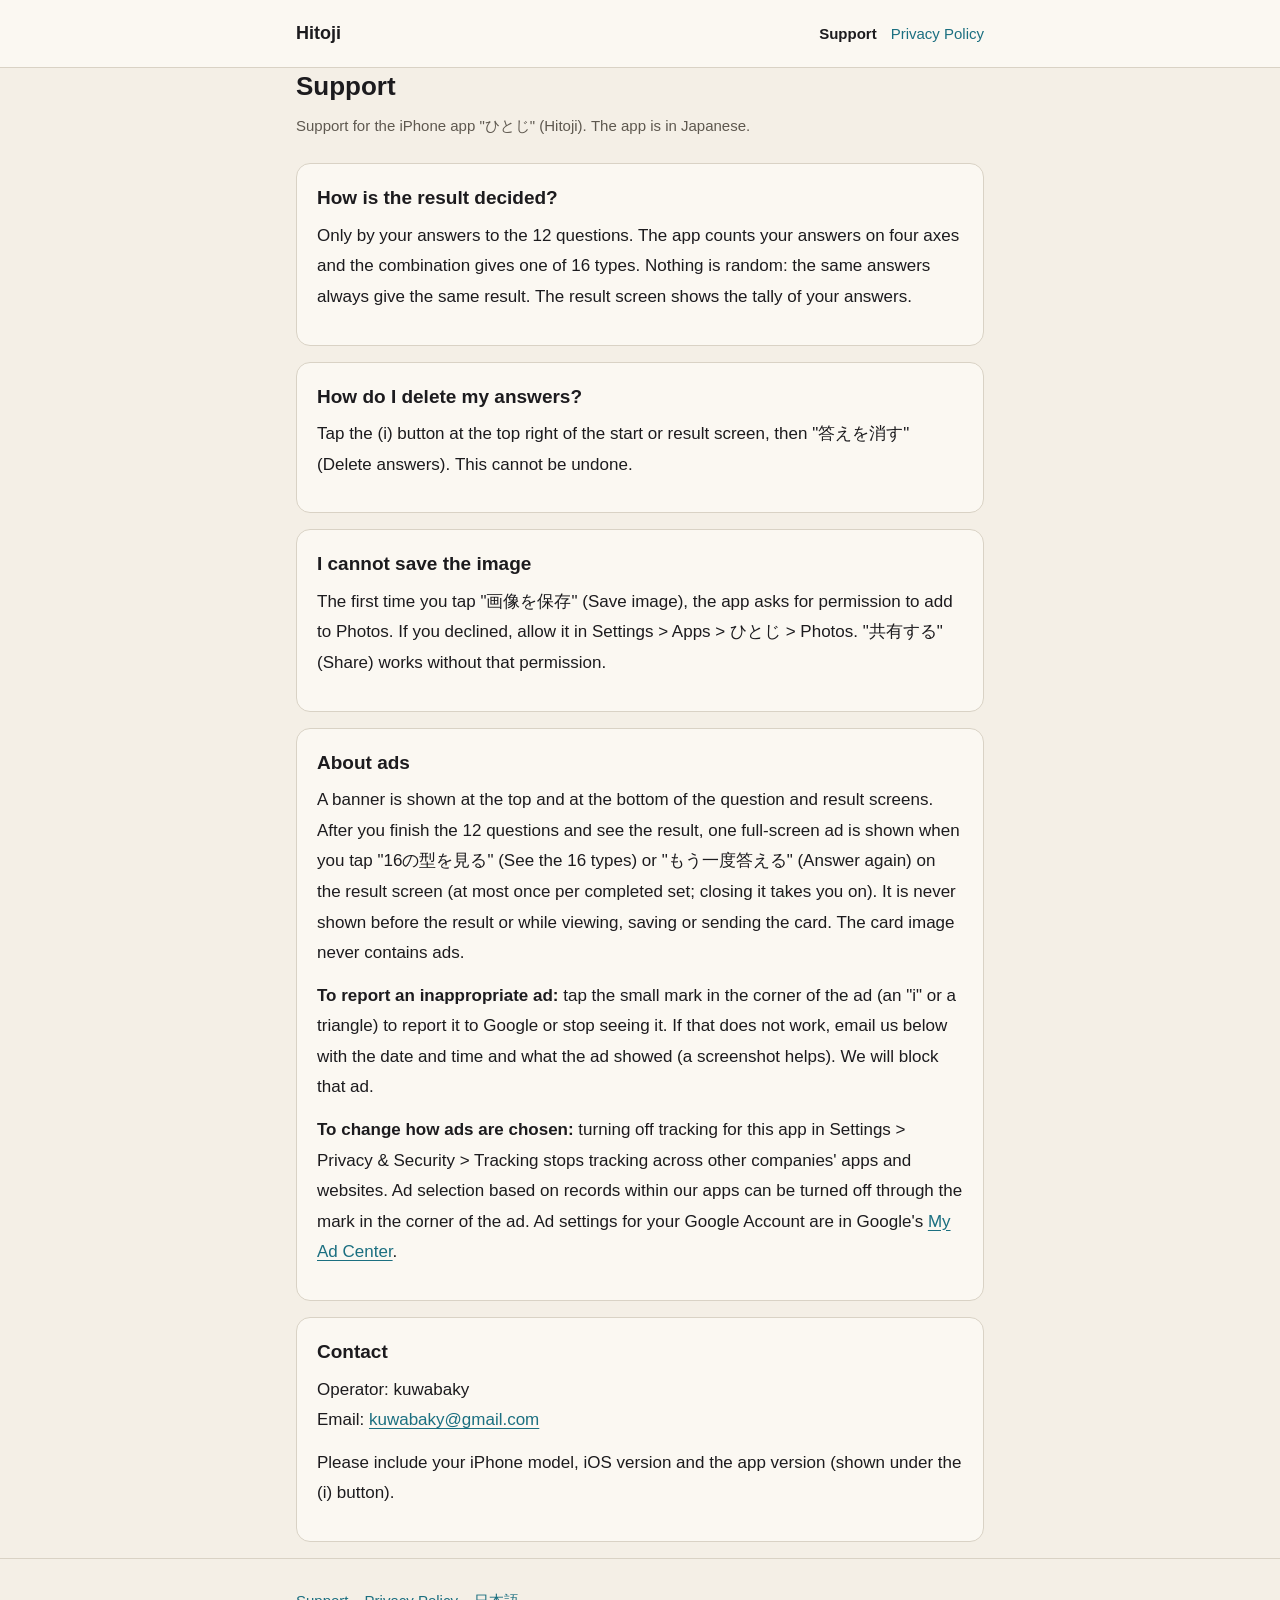
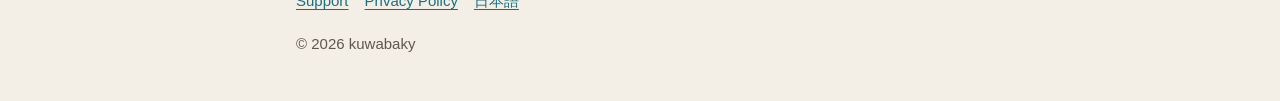
<file: en/support.html>
<!doctype html>
<html lang="en">
<head>
  <meta charset="utf-8">
  <meta name="viewport" content="width=device-width, initial-scale=1">
  <title>Support | Hitoji</title>
  <meta name="description" content="Support for the iPhone app Hitoji.">
  <meta name="theme-color" content="#f4efe6" media="(prefers-color-scheme: light)">
  <meta name="theme-color" content="#1a1917" media="(prefers-color-scheme: dark)">
  <link rel="icon" href="../icon.png">
  <link rel="apple-touch-icon" href="../icon.png">
  <link rel="stylesheet" href="../style.css">
</head>
<body>
  <header class="site-header">
    <div class="wrap">
      <a class="brand" href="./">Hitoji</a>
      <nav class="site-nav" aria-label="Site">
        <a href="support.html" aria-current="page">Support</a>
        <a href="privacy.html">Privacy Policy</a>
      </nav>
    </div>
  </header>

  <main class="wrap">
    <h1>Support</h1>
    <p class="meta">Support for the iPhone app "ひとじ" (Hitoji). The app is in Japanese.</p>

    <section class="card">
      <h2>How is the result decided?</h2>
      <p>Only by your answers to the 12 questions. The app counts your answers on four axes and the combination gives one of 16 types. Nothing is random: the same answers always give the same result. The result screen shows the tally of your answers.</p>
    </section>

    <section class="card">
      <h2>How do I delete my answers?</h2>
      <p>Tap the (i) button at the top right of the start or result screen, then "答えを消す" (Delete answers). This cannot be undone.</p>
    </section>

    <section class="card">
      <h2>I cannot save the image</h2>
      <p>The first time you tap "画像を保存" (Save image), the app asks for permission to add to Photos. If you declined, allow it in Settings &gt; Apps &gt; ひとじ &gt; Photos. "共有する" (Share) works without that permission.</p>
    </section>

    <section class="card" id="ads">
      <h2>About ads</h2>
      <p>A banner is shown at the top and at the bottom of the question and result screens. After you finish the 12 questions and see the result, one full-screen ad is shown when you tap "16の型を見る" (See the 16 types) or "もう一度答える" (Answer again) on the result screen (at most once per completed set; closing it takes you on). It is never shown before the result or while viewing, saving or sending the card. The card image never contains ads.</p>
      <p><strong>To report an inappropriate ad:</strong> tap the small mark in the corner of the ad (an "i" or a triangle) to report it to Google or stop seeing it. If that does not work, email us below with the date and time and what the ad showed (a screenshot helps). We will block that ad.</p>
      <p><strong>To change how ads are chosen:</strong> turning off tracking for this app in Settings &gt; Privacy &amp; Security &gt; Tracking stops tracking across other companies' apps and websites. Ad selection based on records within our apps can be turned off through the mark in the corner of the ad. Ad settings for your Google Account are in Google's <a href="https://myadcenter.google.com/">My Ad Center</a>.</p>
    </section>

    <section class="card">
      <h2>Contact</h2>
      <p>Operator: kuwabaky<br>Email: <a href="mailto:kuwabaky@gmail.com">kuwabaky@gmail.com</a></p>
      <p>Please include your iPhone model, iOS version and the app version (shown under the (i) button).</p>
    </section>
  </main>

  <footer class="site-footer">
    <div class="wrap">
      <nav aria-label="Footer">
        <a href="support.html">Support</a>
        <a href="privacy.html">Privacy Policy</a>
        <a href="../support.html" lang="ja">日本語</a>
      </nav>
      <p>&copy; 2026 kuwabaky</p>
    </div>
  </footer>
</body>
</html>
</file>
<file: style.css>
/* ひとじ の公開ページの共通スタイル。色は、アプリの紙と墨と朱（docs/mocks/README.md の「色と文字」）に合わせる。 */

:root {
  --bg: #f4efe6;
  --surface: #fbf8f2;
  --ink: #1c1b1e;
  --sub: #5e584f;
  --border: #d9d2c5;
  --primary: #1b6f80;
  --seal: #c2382b;
  --soft: #ece5d8;
  --on-ink: #f4efe6;
  --radius: 14px;
  color-scheme: light dark;
}

@media (prefers-color-scheme: dark) {
  :root {
    --bg: #1a1917;
    --surface: #262421;
    --ink: #f1ece2;
    --sub: #b5aea2;
    --border: #3a3733;
    --primary: #7cc4d0;
    --soft: #302d29;
    --on-ink: #1a1917;
  }
}

*,
*::before,
*::after {
  box-sizing: border-box;
}

html {
  -webkit-text-size-adjust: 100%;
}

body {
  margin: 0;
  background: var(--bg);
  color: var(--ink);
  font-family: -apple-system, BlinkMacSystemFont, "Hiragino Sans", "Hiragino Kaku Gothic ProN",
    "Noto Sans JP", "Yu Gothic UI", Meiryo, sans-serif;
  font-size: 17px;
  line-height: 1.8;
  overflow-wrap: anywhere;
}

a {
  color: var(--primary);
  text-underline-offset: 3px;
}

.wrap {
  max-width: 720px;
  margin: 0 auto;
  padding: 0 16px;
}

/* 上の帯 */
.site-header {
  border-bottom: 1px solid var(--border);
  background: var(--surface);
}

.site-header .wrap {
  display: flex;
  flex-wrap: wrap;
  align-items: center;
  justify-content: space-between;
  gap: 8px 16px;
  padding-top: 12px;
  padding-bottom: 12px;
}

.brand {
  color: var(--ink);
  font-weight: 800;
  font-size: 18px;
  text-decoration: none;
}

.site-nav {
  display: flex;
  flex-wrap: wrap;
  gap: 4px 14px;
  font-size: 15px;
}

.site-nav a {
  display: inline-block;
  padding: 8px 0;
  text-decoration: none;
}

.site-nav a[aria-current="page"] {
  color: var(--ink);
  font-weight: 700;
}

/* 本文 */
main {
  padding: 32px 0 48px;
}

h1 {
  font-size: 26px;
  line-height: 1.4;
  margin: 0 0 8px;
}

h2 {
  font-size: 19px;
  line-height: 1.5;
  margin: 32px 0 8px;
}

p {
  margin: 0 0 12px;
}

.meta {
  color: var(--sub);
  font-size: 15px;
  margin-bottom: 24px;
}

.card {
  background: var(--surface);
  border: 1px solid var(--border);
  border-radius: var(--radius);
  padding: 20px;
  margin: 16px 0;
}

.card > h2:first-child {
  margin-top: 0;
}

main ul,
main ol {
  padding-left: 1.4em;
  margin: 0 0 12px;
}

code {
  background: var(--soft);
  border-radius: 6px;
  padding: 1px 5px;
  font-size: 0.92em;
}

/* 表 */
.table-scroll {
  overflow-x: auto;
  margin: 0 0 16px;
}

table {
  width: 100%;
  border-collapse: collapse;
  font-size: 15px;
  line-height: 1.6;
}

th,
td {
  text-align: left;
  vertical-align: top;
  padding: 8px 10px;
  border-bottom: 1px solid var(--border);
}

th {
  background: var(--soft);
  font-weight: 700;
  white-space: nowrap;
}

/* トップ */
.hero {
  text-align: center;
  padding: 24px 0 8px;
}

.hero .app-icon {
  display: block;
  width: 112px;
  height: 112px;
  margin: 0 auto 16px;
  border-radius: 24px;
  border: 1px solid var(--border);
}

.hero .logo {
  font-size: 30px;
  font-weight: 800;
  margin: 0;
}

.hero .pitch {
  color: var(--sub);
  margin: 4px 0 16px;
}

.button {
  display: inline-block;
  min-width: 220px;
  min-height: 48px;
  padding: 10px 20px;
  border-radius: var(--radius);
  background: var(--ink);
  color: var(--on-ink);
  font-weight: 700;
  text-align: center;
  text-decoration: none;
}

.note {
  color: var(--sub);
  font-size: 15px;
}

/* 下の帯 */
.site-footer {
  border-top: 1px solid var(--border);
  color: var(--sub);
  font-size: 15px;
  padding: 20px 0 32px;
}

.site-footer nav {
  display: flex;
  flex-wrap: wrap;
  gap: 4px 16px;
  margin-bottom: 8px;
}

.site-footer nav a {
  display: inline-block;
  padding: 8px 0;
}
</file>
